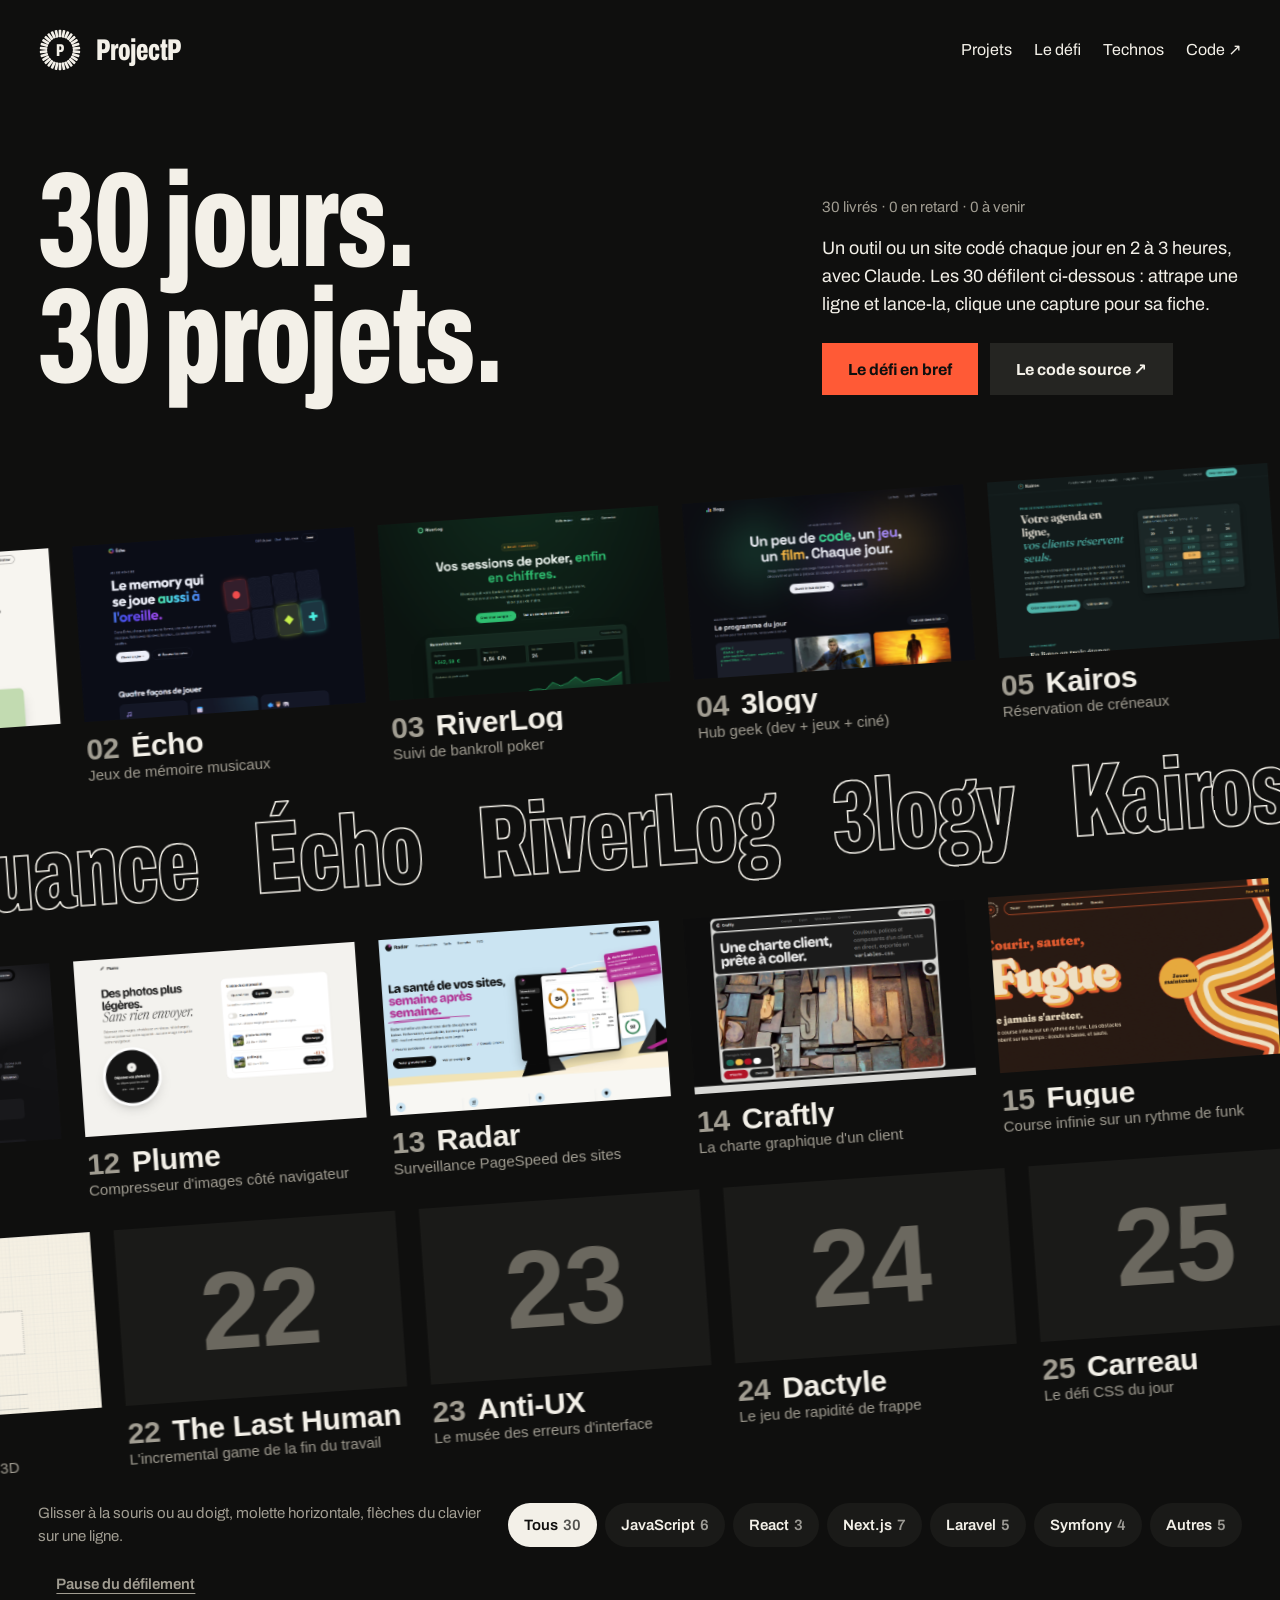
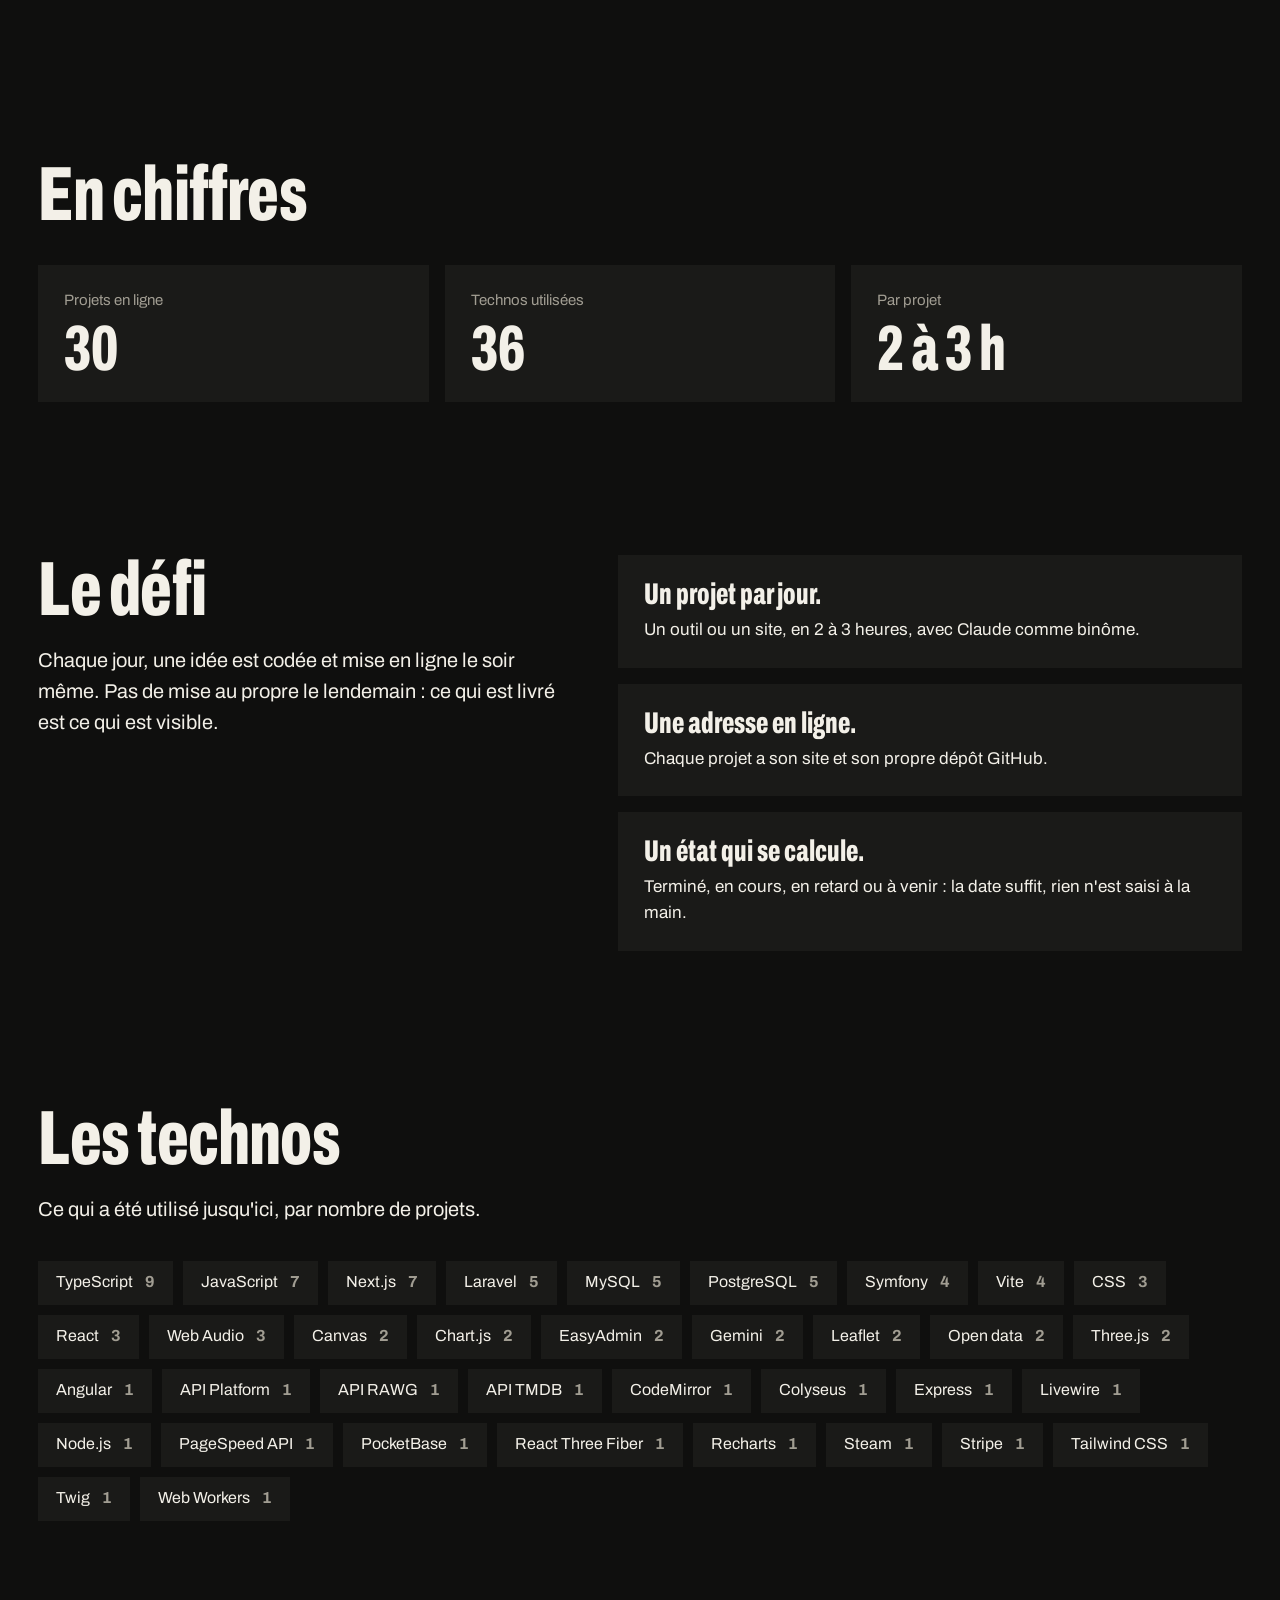
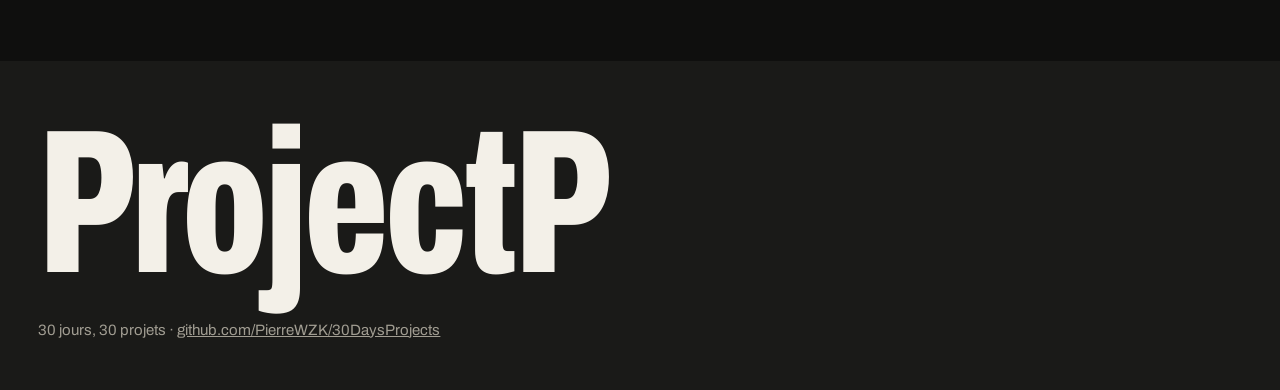
<file: index.html>
<!DOCTYPE html>
<html lang="fr">
<head>
  <meta charset="UTF-8">
  <meta name="viewport" content="width=device-width, initial-scale=1.0">
  <title>ProjectP · 30 jours, 30 projets codés avec Claude</title>
  <meta name="description" content="ProjectP, le défi 30 jours, 30 projets : un outil ou un site codé chaque jour en 2 à 3 heures avec l'aide de Claude, en JavaScript, React, Next.js, Laravel et Symfony.">
  <meta name="theme-color" content="#0f0f0e">
  <meta property="og:type" content="website">
  <meta property="og:locale" content="fr_FR">
  <meta property="og:site_name" content="ProjectP">
  <meta property="og:title" content="ProjectP · 30 jours, 30 projets codés avec Claude">
  <meta property="og:description" content="ProjectP, le défi 30 jours, 30 projets : un outil ou un site codé chaque jour en 2 à 3 heures avec l'aide de Claude.">
  <meta property="og:url" content="https://projectp.fr/">
  <link rel="canonical" href="https://projectp.fr/">
  <meta property="og:image" content="https://projectp.fr/docs/og.png">
  <meta property="og:image:width" content="1200">
  <meta property="og:image:height" content="630">
  <meta property="og:image:alt" content="ProjectP · aperçu du site">
  <meta name="twitter:card" content="summary_large_image">
  <link rel="icon" href="data:image/svg+xml,%3Csvg xmlns='http://www.w3.org/2000/svg' viewBox='0 0 40 40'%3E%3Crect width='40' height='40' rx='8' fill='%230f0f0e'/%3E%3Ctext x='20' y='21' text-anchor='middle' dominant-baseline='central' font-family='Arial Narrow,Arial,sans-serif' font-weight='800' font-size='24' fill='%23f3f0e8'%3EP%3C/text%3E%3C/svg%3E">
  <link rel="preconnect" href="https://fonts.googleapis.com">
  <link rel="preconnect" href="https://fonts.gstatic.com" crossorigin>
  <link href="https://fonts.googleapis.com/css2?family=Archivo:wdth,wght@62..125,400..900&display=swap" rel="stylesheet">
  <!-- ?v= : à changer à chaque mise à jour, sinon le navigateur garde l'ancien fichier en cache -->
  <link rel="stylesheet" href="style.css?v=2026-11-20">
  <script type="application/ld+json">
  {
    "@context": "https://schema.org",
    "@type": "WebSite",
    "name": "ProjectP",
    "alternateName": "30 jours, 30 projets",
    "url": "https://projectp.fr/",
    "inLanguage": "fr",
    "description": "ProjectP, le défi 30 jours, 30 projets : un outil ou un site codé chaque jour en 2 à 3 heures, avec l'aide de Claude.",
    "author": {
      "@type": "Person",
      "name": "PierreWZK",
      "url": "https://github.com/PierreWZK"
    }
  }
  </script>
</head>
<body>
  <a class="skip" href="#mur">Aller aux projets</a>

  <header class="top container">
    <a href="./" class="brand" aria-label="ProjectP, accueil">
      <svg class="gauge" viewBox="0 0 200 200" aria-hidden="true"><g id="gauge-small"></g><text x="100" y="104" text-anchor="middle" dominant-baseline="central" class="gauge-p">P</text></svg>
      <span class="brand-name">ProjectP</span>
    </a>
    <nav class="top-nav" aria-label="Principal">
      <a href="#mur">Projets</a>
      <a href="#defi">Le défi</a>
      <a href="#technos">Technos</a>
      <a href="https://github.com/PierreWZK/30DaysProjects" target="_blank" rel="noopener">Code ↗</a>
    </nav>
  </header>

  <main>
    <section id="mur" class="hero" aria-labelledby="hero-titre">
      <div class="container hero-head">
        <h1 id="hero-titre" class="hero-title">30 jours.<br>30 projets.</h1>
        <div class="hero-side">
          <p class="hero-kicker" id="hero-kicker"></p>
          <p class="hero-lead">Un outil ou un site codé chaque jour en 2 à 3 heures, avec Claude. Les 30 défilent ci-dessous : attrape une ligne et lance-la, clique une capture pour sa fiche.</p>
          <div class="hero-actions">
            <a class="btn btn-main" href="#defi">Le défi en bref</a>
            <a class="btn btn-ghost" href="https://github.com/PierreWZK/30DaysProjects" target="_blank" rel="noopener">Le code source ↗</a>
          </div>
        </div>
      </div>

      <div class="wall-clip">
        <div class="wall">
          <div class="lane" data-from="0" data-to="10" data-dir="-1" data-speed="0.03" tabindex="0" role="region" aria-label="Ligne 1 : jours 1 à 10"><div class="track"></div></div>
          <div class="lane lane-names" data-from="0" data-to="30" data-dir="1" data-speed="0.045" data-names tabindex="0" role="region" aria-label="Les 30 noms"><div class="track"></div></div>
          <div class="lane" data-from="10" data-to="20" data-dir="1" data-speed="0.024" tabindex="0" role="region" aria-label="Ligne 2 : jours 11 à 20"><div class="track"></div></div>
          <div class="lane" data-from="20" data-to="30" data-dir="-1" data-speed="0.034" tabindex="0" role="region" aria-label="Ligne 3 : jours 21 à 30"><div class="track"></div></div>
        </div>
      </div>

      <div class="container wall-tools">
        <p class="wall-hint">Glisser à la souris ou au doigt, molette horizontale, flèches du clavier sur une ligne.</p>
        <div id="filters" class="filters" role="group" aria-label="Filtrer par techno"></div>
        <button id="pause" class="pause" type="button" aria-pressed="false">Pause du défilement</button>
      </div>
    </section>

    <section class="container numbers" aria-labelledby="chiffres-titre">
      <h2 id="chiffres-titre" class="h2">En chiffres</h2>
      <dl class="stats">
        <div><dt>Projets en ligne</dt><dd id="stat-done">0</dd></div>
        <div><dt>Technos utilisées</dt><dd id="stat-techs">0</dd></div>
        <div><dt>Par projet</dt><dd>2 à 3 h</dd></div>
      </dl>
    </section>

    <section id="defi" class="container split" aria-labelledby="defi-titre">
      <div>
        <h2 id="defi-titre" class="h2">Le défi</h2>
        <p class="lead">Chaque jour, une idée est codée et mise en ligne le soir même. Pas de mise au propre le lendemain : ce qui est livré est ce qui est visible.</p>
      </div>
      <ol class="rules">
        <li><strong>Un projet par jour.</strong> Un outil ou un site, en 2 à 3 heures, avec Claude comme binôme.</li>
        <li><strong>Une adresse en ligne.</strong> Chaque projet a son site et son propre dépôt GitHub.</li>
        <li><strong>Un état qui se calcule.</strong> Terminé, en cours, en retard ou à venir : la date suffit, rien n'est saisi à la main.</li>
      </ol>
    </section>

    <section id="technos" class="container" aria-labelledby="technos-titre">
      <h2 id="technos-titre" class="h2">Les technos</h2>
      <p class="lead narrow">Ce qui a été utilisé jusqu'ici, par nombre de projets.</p>
      <ul id="tech-list" class="tech-list"></ul>
    </section>
  </main>

  <footer class="footer container">
    <p class="footer-mark">ProjectP</p>
    <p class="footer-meta">
      30 jours, 30 projets ·
      <a href="https://github.com/PierreWZK/30DaysProjects" target="_blank" rel="noopener">github.com/PierreWZK/30DaysProjects</a>
    </p>
  </footer>

  <dialog id="fiche" aria-labelledby="fiche-titre">
    <div class="sheet" id="fiche-body"></div>
    <form method="dialog" class="sheet-close-form">
      <button class="sheet-close" value="close" aria-label="Fermer la fiche">×</button>
    </form>
  </dialog>

  <script src="projects.js?v=2026-11-20"></script>
  <script>
    const reducedMotion = window.matchMedia('(prefers-reduced-motion: reduce)').matches;
    const DAY_MS = 24 * 60 * 60 * 1000;
    const pad = n => String(n).padStart(2, '0');
    const esc = text => String(text).replace(/[&<>"']/g, c => ({
      '&': '&amp;', '<': '&lt;', '>': '&gt;', '"': '&quot;', "'": '&#39;',
    }[c]));

    // ---------- Statut automatique ----------

    const midnight = date => new Date(date.getFullYear(), date.getMonth(), date.getDate());

    // Jour du défi aujourd'hui : 1 le jour de CHALLENGE_START
    function challengeDay(now = new Date()) {
      const [y, m, d] = CHALLENGE_START.split('-').map(Number);
      return Math.round((midnight(now) - new Date(y, m - 1, d)) / DAY_MS) + 1;
    }

    const today = challengeDay();
    const STATUS_LABELS = { done: 'Terminé', progress: 'En cours de développement', late: 'En retard', todo: 'À venir' };
    const stateOf = p => {
      if (p.status === 'done') return 'done';
      if (p.day === today) return 'progress';
      return p.day < today ? 'late' : 'todo';
    };
    PROJECTS.forEach(p => { p.state = stateOf(p); p.label = p.name || p.title; });

    // Page laissée ouverte : on la recharge à minuit
    const now = new Date();
    setTimeout(() => location.reload(), new Date(now.getFullYear(), now.getMonth(), now.getDate() + 1) - now + 1000);

    // Famille d'un projet = sa première techno (les autres vont dans « Autres »)
    const FAMILIES = ['JavaScript', 'React', 'Next.js', 'Laravel', 'Symfony'];
    const familyOf = p => (FAMILIES.includes(p.stack[0]) ? p.stack[0] : 'Autres');

    const done = PROJECTS.filter(p => p.state === 'done');
    const late = PROJECTS.filter(p => p.state === 'late');
    const todo = PROJECTS.filter(p => p.state === 'todo');

    // ---------- Logo-jauge : un segment par jour ----------

    const SEGMENTS = PROJECTS.map((p, i) =>
      `<rect class="seg is-${p.state}" x="94" y="8" width="12" height="34" rx="3" transform="rotate(${i * 12} 100 100)"></rect>`
    ).join('');
    document.getElementById('gauge-small').innerHTML = SEGMENTS;

    // ---------- Chiffres et intro ----------

    document.getElementById('hero-kicker').textContent =
      `${done.length} livrés · ${late.length} en retard · ${todo.length} à venir`;
    document.getElementById('stat-done').textContent = done.length;
    const techCounts = {};
    done.forEach(p => p.stack.forEach(s => (techCounts[s] = (techCounts[s] || 0) + 1)));
    document.getElementById('stat-techs').textContent = Object.keys(techCounts).length;
    document.getElementById('tech-list').innerHTML = Object.entries(techCounts)
      .sort((a, b) => b[1] - a[1] || a[0].localeCompare(b[0]))
      .map(([name, n]) => `<li class="tech"><span>${esc(name)}</span><span class="tech-n">${n}</span></li>`)
      .join('');

    // ---------- Filtres ----------

    let activeFilter = 'Tous';
    const filterCounts = { Tous: PROJECTS.length };
    PROJECTS.forEach(p => (filterCounts[familyOf(p)] = (filterCounts[familyOf(p)] || 0) + 1));
    document.getElementById('filters').innerHTML = ['Tous', ...FAMILIES, 'Autres']
      .filter(name => filterCounts[name])
      .map(name => `<button class="filter${name === activeFilter ? ' is-on' : ''}" type="button" data-filter="${name}" aria-pressed="${name === activeFilter}">${name} <span>${filterCounts[name]}</span></button>`)
      .join('');

    function setFilter(name) {
      activeFilter = name;
      document.querySelectorAll('.filter').forEach(b => {
        const on = b.dataset.filter === name;
        b.classList.toggle('is-on', on);
        b.setAttribute('aria-pressed', on);
      });
      document.querySelectorAll('.card, .name').forEach(c => {
        c.classList.toggle('dim', name !== 'Tous' && c.dataset.fam !== name);
      });
    }
    document.getElementById('filters').addEventListener('click', e => {
      const b = e.target.closest('.filter');
      if (b) setFilter(b.dataset.filter);
    });

    // ---------- Cartes ----------

    const cardHtml = p => `
      <button class="card is-${p.state}" type="button" data-day="${p.day}" data-fam="${familyOf(p)}"
              aria-label="Jour ${pad(p.day)} · ${esc(p.label)}, ${STATUS_LABELS[p.state]}">
        <span class="pic">
          <span class="pic-num">${pad(p.day)}</span>
          ${p.image ? `<img src="${esc(p.image)}" alt="" loading="lazy" decoding="async" draggable="false">` : ''}
          <svg class="mark" viewBox="0 0 120 90" aria-hidden="true"><path pathLength="1" d="M14 46 C10 20 48 6 80 10 C112 14 120 42 104 62 C90 80 38 84 18 66 C6 54 10 32 34 22"></path></svg>
        </span>
        <span class="cap">
          <span class="cap-day">${pad(p.day)}</span>
          <span class="cap-name">${esc(p.label)}</span>
        </span>
        <span class="cap-title">${esc(p.title)}</span>
      </button>`;

    // ---------- Lignes à défilement libre ----------

    // Ligne des noms : chaque nom ouvre aussi la fiche
    const nameHtml = p => `
      <button class="name is-${p.state}" type="button" data-day="${p.day}" data-fam="${familyOf(p)}"
              aria-label="Jour ${pad(p.day)} · ${esc(p.label)}">${esc(p.label)}</button>`;

    const lanes = [...document.querySelectorAll('.lane')].map(el => ({
      el,
      track: el.querySelector('.track'),
      items: PROJECTS.slice(Number(el.dataset.from), Number(el.dataset.to)),
      names: 'names' in el.dataset,
      dir: Number(el.dataset.dir),     // sens de la dérive automatique
      speed: Number(el.dataset.speed), // pixels par milliseconde
      x: 0, v: 0, w: 0, drag: null,
    }));

    // Trois copies pour que la boucle n'ait pas de bord visible.
    // Seule la première est lue par les lecteurs d'écran et atteinte au clavier.
    lanes.forEach(L => {
      const copy = L.items.map(L.names ? nameHtml : cardHtml).join('');
      L.track.innerHTML = copy + copy + copy;
      [...L.track.children].slice(L.items.length).forEach(c => {
        c.setAttribute('aria-hidden', 'true');
        c.tabIndex = -1;
      });
    });

    let drifting = !reducedMotion;
    let suppressClick = false;

    function measure() {
      lanes.forEach(L => {
        const kids = L.track.children;
        if (kids.length > L.items.length) {
          L.w = kids[L.items.length].offsetLeft - kids[0].offsetLeft;
        }
      });
    }

    // Garde la position dans une boucle : x reste entre -w et 0
    function wrap(L) {
      if (!L.w) return;
      L.x = ((L.x % L.w) + L.w) % L.w - L.w;
    }

    lanes.forEach(L => {
      // Glisser : la ligne suit le doigt ou la souris, et garde l'élan au lâcher
      L.el.addEventListener('pointerdown', e => {
        if (e.button !== 0) return;
        suppressClick = false;
        L.drag = { id: e.pointerId, lx: e.clientX, t: e.timeStamp, moved: 0, samples: [] };
        L.v = 0;
        L.el.classList.add('is-grabbing');

        const move = ev => {
          if (!L.drag || ev.pointerId !== L.drag.id) return;
          const dx = ev.clientX - L.drag.lx;
          L.drag.lx = ev.clientX;
          L.drag.moved += Math.abs(dx);
          L.x += dx;
          const dt = Math.max(ev.timeStamp - L.drag.t, 1);
          L.drag.t = ev.timeStamp;
          L.drag.samples.push(dx / dt);
          if (L.drag.samples.length > 5) L.drag.samples.shift();
        };
        const up = () => {
          if (!L.drag) return;
          const s = L.drag.samples;
          const avg = s.length ? s.reduce((a, b) => a + b, 0) / s.length : 0;
          L.v = Math.max(-2.5, Math.min(2.5, avg));
          if (L.drag.moved > 6) suppressClick = true; // ce n'était pas un clic
          L.drag = null;
          L.el.classList.remove('is-grabbing');
          window.removeEventListener('pointermove', move);
          window.removeEventListener('pointerup', up);
          window.removeEventListener('pointercancel', up);
        };
        window.addEventListener('pointermove', move);
        window.addEventListener('pointerup', up);
        window.addEventListener('pointercancel', up);
      });

      // Molette horizontale (trackpad) : la ligne suit, la verticale fait défiler la page
      L.el.addEventListener('wheel', e => {
        if (Math.abs(e.deltaX) > Math.abs(e.deltaY)) {
          e.preventDefault();
          L.v = 0;
          L.x -= e.deltaX;
        }
      }, { passive: false });

      // Clavier : flèches gauche et droite donnent une impulsion
      L.el.addEventListener('keydown', e => {
        if (e.key === 'ArrowRight') { L.v -= 1.2; e.preventDefault(); }
        if (e.key === 'ArrowLeft') { L.v += 1.2; e.preventDefault(); }
      });
    });

    // Un glissé ne doit pas ouvrir de fiche
    document.addEventListener('click', e => {
      if (!suppressClick) return;
      suppressClick = false;
      e.preventDefault();
      e.stopPropagation();
    }, true);

    // Boucle d'animation : élan qui s'éteint, dérive lente, boucle
    let last = performance.now();
    function frame(t) {
      const dt = Math.min(t - last, 64);
      last = t;
      lanes.forEach(L => {
        if (!L.drag) {
          if (Math.abs(L.v) > 0.005) {
            L.x += L.v * dt;
            L.v *= Math.pow(0.92, dt / 16);
          } else {
            L.v = 0;
          }
          if (drifting) L.x += L.dir * L.speed * dt;
        }
        wrap(L);
        L.track.style.transform = `translate3d(${L.x.toFixed(2)}px, 0, 0)`;
      });
      requestAnimationFrame(frame);
    }

    // Pause du défilement automatique (le glissé reste possible)
    const pauseBtn = document.getElementById('pause');
    function setDrift(on) {
      drifting = on;
      pauseBtn.setAttribute('aria-pressed', !on);
      pauseBtn.textContent = on ? 'Pause du défilement' : 'Reprendre le défilement';
    }
    pauseBtn.addEventListener('click', () => setDrift(!drifting));
    if (reducedMotion) setDrift(false);

    // ---------- Fiche projet ----------

    const fiche = document.getElementById('fiche');
    const ficheBody = document.getElementById('fiche-body');

    function openFiche(p) {
      const img = p.image
        ? `<img class="sheet-img" src="${esc(p.image)}" alt="Aperçu de ${esc(p.label)}">`
        : `<div class="sheet-img sheet-empty"><span>${pad(p.day)}</span></div>`;
      const link = p.url && p.state !== 'todo'
        ? `<a class="btn btn-main" href="${esc(p.url)}" target="_blank" rel="noopener">Voir le site ↗</a>`
        : '';
      const repo = p.repo
        ? `<a class="btn btn-ghost" href="${esc(p.repo)}" target="_blank" rel="noopener">Le code ↗</a>`
        : '';
      ficheBody.innerHTML = `
        ${img}
        <div class="sheet-text">
          <p class="sheet-meta"><span class="sheet-day is-${p.state}">Jour ${pad(p.day)}</span> · ${STATUS_LABELS[p.state]}</p>
          <h2 id="fiche-titre" class="sheet-title">${esc(p.label)}</h2>
          <p class="sheet-sub">${esc(p.title)}</p>
          ${p.description ? `<p class="sheet-desc">${esc(p.description)}</p>` : ''}
          <ul class="sheet-stack" aria-label="Technos">${p.stack.map(s => `<li>${esc(s)}</li>`).join('')}</ul>
          <div class="sheet-actions">${link}${repo}</div>
        </div>`;
      fiche.showModal();
    }

    document.getElementById('mur').addEventListener('click', e => {
      const card = e.target.closest('.card, .name');
      if (!card) return;
      openFiche(PROJECTS[Number(card.dataset.day) - 1]);
    });
    // Un clic sur le fond (hors de la feuille) ferme la fiche
    fiche.addEventListener('click', e => { if (e.target === fiche) fiche.close(); });

    // ---------- Démarrage ----------

    setFilter(activeFilter);
    const ro = new ResizeObserver(measure);
    lanes.forEach(L => ro.observe(L.track));
    measure();
    requestAnimationFrame(() => { measure(); requestAnimationFrame(frame); });
  </script>
</body>
</html>
</file>
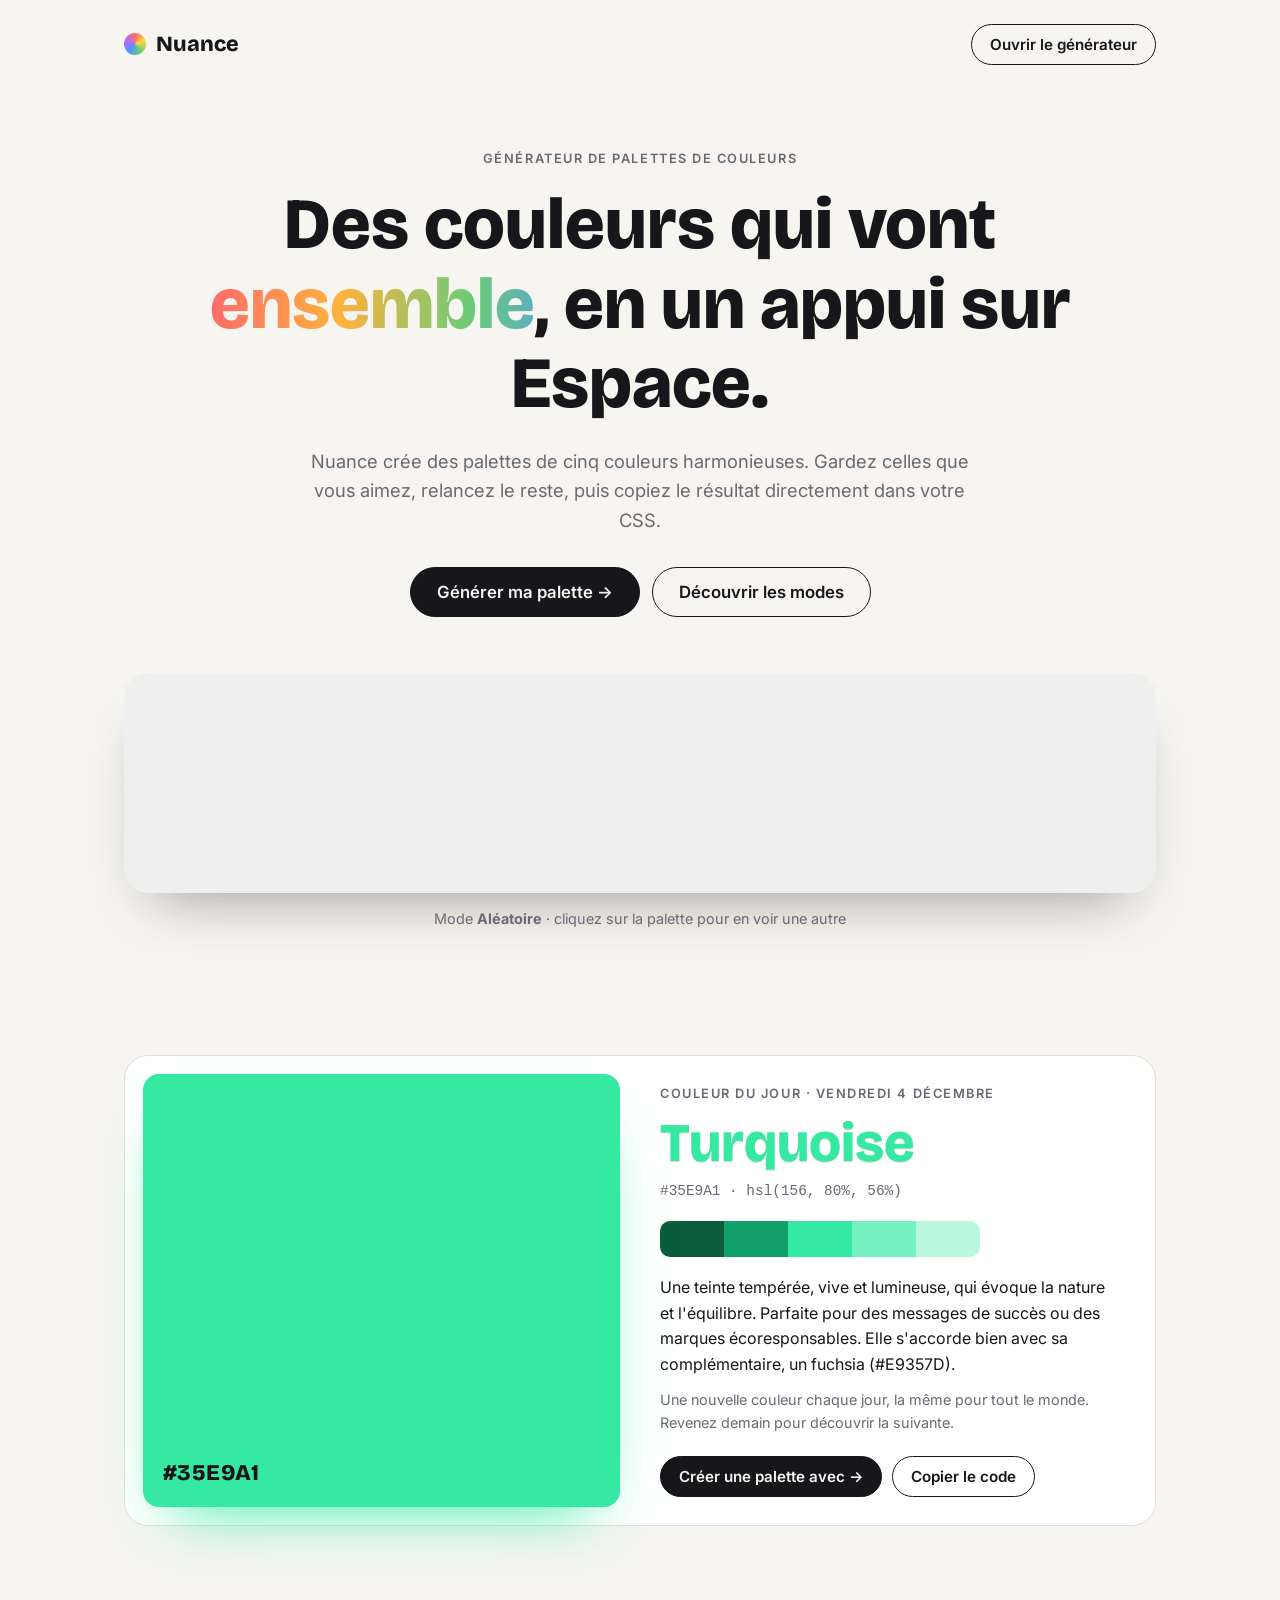
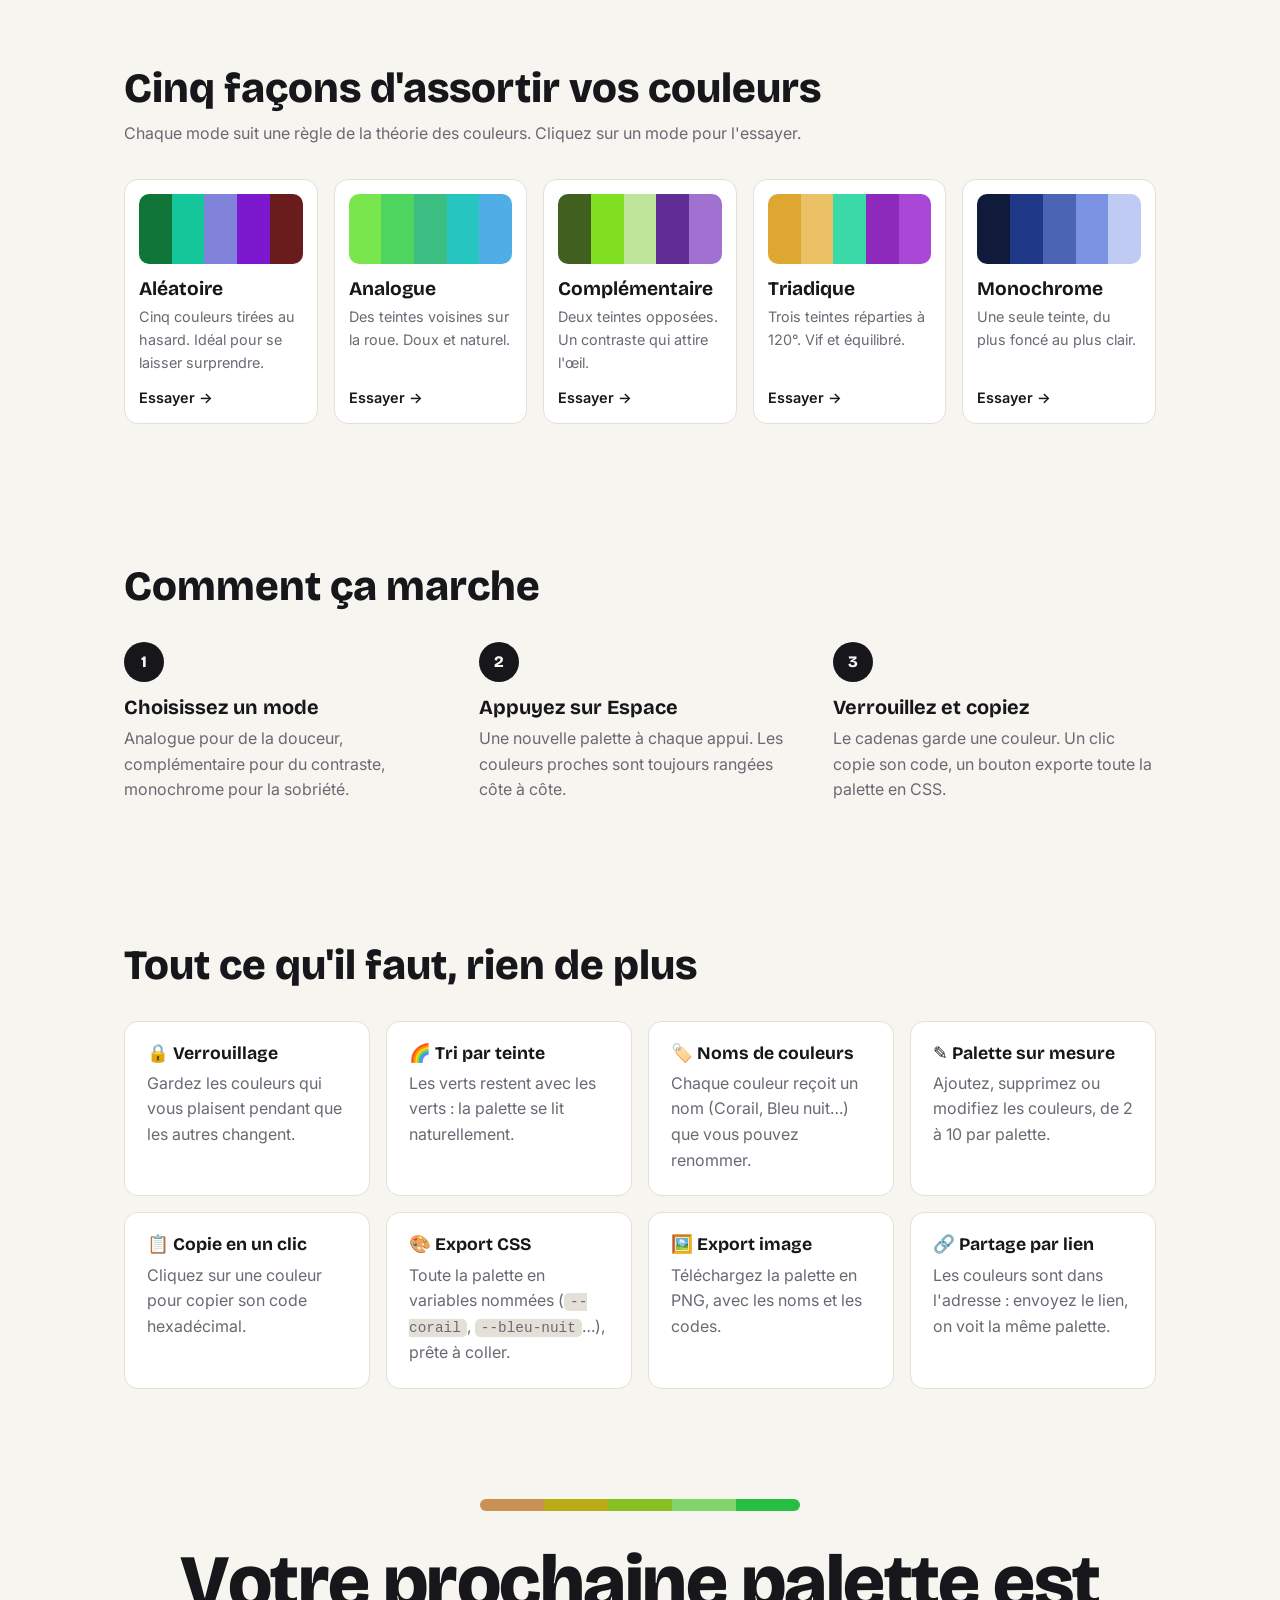
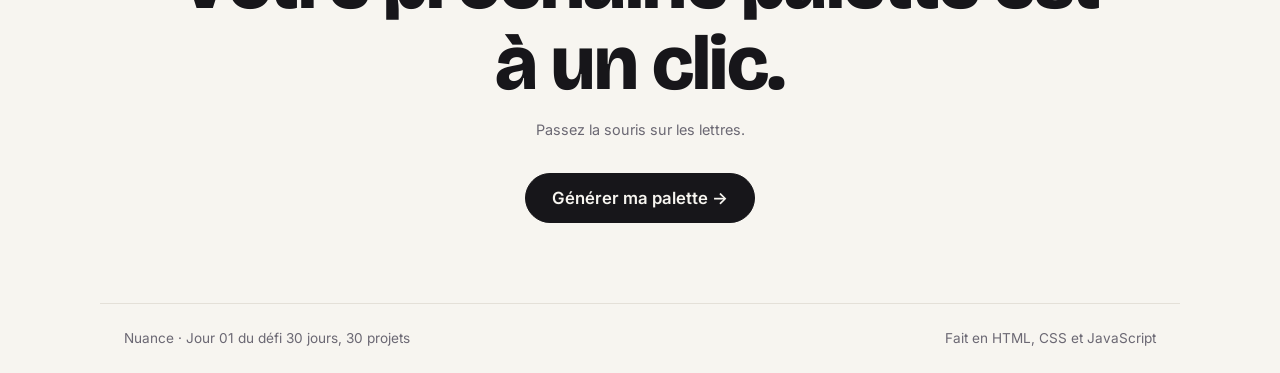
<file: day-01-palette-generator/index.html>
<!DOCTYPE html>
<html lang="fr">
<head>
  <meta charset="UTF-8">
  <meta name="viewport" content="width=device-width, initial-scale=1.0">
  <title>Nuance · Générateur de palettes</title>
  <link rel="preconnect" href="https://fonts.googleapis.com">
  <link rel="preconnect" href="https://fonts.gstatic.com" crossorigin>
  <link href="https://fonts.googleapis.com/css2?family=Bricolage+Grotesque:opsz,wght@12..96,600;12..96,800&family=Inter:wght@400;500;600&display=swap" rel="stylesheet">
  <link rel="stylesheet" href="style.css">
</head>
<body class="landing">
  <header class="nav container">
    <a href="index.html" class="logo"><span class="logo-dots"></span>Nuance</a>
    <a href="generator.html" class="btn btn-ghost">Ouvrir le générateur</a>
  </header>

  <!-- Hero -->
  <section class="hero container">
    <p class="eyebrow">Générateur de palettes de couleurs</p>
    <h1>Des couleurs qui vont <em>ensemble</em>, en un appui sur Espace.</h1>
    <p class="lead">
      Nuance crée des palettes de cinq couleurs harmonieuses. Gardez celles que vous aimez,
      relancez le reste, puis copiez le résultat directement dans votre CSS.
    </p>
    <div class="hero-actions">
      <a href="generator.html" class="btn btn-primary btn-lg">Générer ma palette →</a>
      <a href="#modes" class="btn btn-ghost btn-lg">Découvrir les modes</a>
    </div>

    <button id="hero-palette" class="hero-palette" aria-label="Changer la palette d'exemple"></button>
    <p class="hero-caption">Mode <strong id="hero-mode">Aléatoire</strong> · cliquez sur la palette pour en voir une autre</p>
  </section>

  <!-- Couleur du jour -->
  <section class="section container">
    <div id="daily" class="daily">
      <div class="daily-swatch">
        <span id="daily-hex" class="daily-swatch-hex"></span>
      </div>
      <div class="daily-info">
        <p class="eyebrow">Couleur du jour · <span id="daily-date"></span></p>
        <h2 id="daily-name"></h2>
        <p id="daily-hsl" class="daily-hsl"></p>
        <div id="daily-shades" class="daily-shades" aria-label="Nuances de la couleur du jour"></div>
        <p id="daily-desc" class="daily-desc"></p>
        <p class="daily-text">Une nouvelle couleur chaque jour, la même pour tout le monde. Revenez demain pour découvrir la suivante.</p>
        <div class="daily-actions">
          <a id="daily-link" href="generator.html" class="btn btn-primary">Créer une palette avec →</a>
          <button id="daily-copy" class="btn btn-ghost">Copier le code</button>
        </div>
      </div>
    </div>
  </section>

  <!-- Modes -->
  <section id="modes" class="section container">
    <h2>Cinq façons d'assortir vos couleurs</h2>
    <p class="section-lead">Chaque mode suit une règle de la théorie des couleurs. Cliquez sur un mode pour l'essayer.</p>
    <div id="mode-cards" class="mode-cards"></div>
  </section>

  <!-- Comment ça marche -->
  <section class="section container">
    <h2>Comment ça marche</h2>
    <ol class="steps">
      <li>
        <span class="step-number">1</span>
        <h3>Choisissez un mode</h3>
        <p>Analogue pour de la douceur, complémentaire pour du contraste, monochrome pour la sobriété.</p>
      </li>
      <li>
        <span class="step-number">2</span>
        <h3>Appuyez sur Espace</h3>
        <p>Une nouvelle palette à chaque appui. Les couleurs proches sont toujours rangées côte à côte.</p>
      </li>
      <li>
        <span class="step-number">3</span>
        <h3>Verrouillez et copiez</h3>
        <p>Le cadenas garde une couleur. Un clic copie son code, un bouton exporte toute la palette en CSS.</p>
      </li>
    </ol>
  </section>

  <!-- Fonctionnalités -->
  <section class="section container">
    <h2>Tout ce qu'il faut, rien de plus</h2>
    <div class="features">
      <div class="feature">
        <h3>🔒 Verrouillage</h3>
        <p>Gardez les couleurs qui vous plaisent pendant que les autres changent.</p>
      </div>
      <div class="feature">
        <h3>🌈 Tri par teinte</h3>
        <p>Les verts restent avec les verts : la palette se lit naturellement.</p>
      </div>
      <div class="feature">
        <h3>🏷️ Noms de couleurs</h3>
        <p>Chaque couleur reçoit un nom (Corail, Bleu nuit…) que vous pouvez renommer.</p>
      </div>
      <div class="feature">
        <h3>✎ Palette sur mesure</h3>
        <p>Ajoutez, supprimez ou modifiez les couleurs, de 2 à 10 par palette.</p>
      </div>
      <div class="feature">
        <h3>📋 Copie en un clic</h3>
        <p>Cliquez sur une couleur pour copier son code hexadécimal.</p>
      </div>
      <div class="feature">
        <h3>🎨 Export CSS</h3>
        <p>Toute la palette en variables nommées (<code>--corail</code>, <code>--bleu-nuit</code>…), prête à coller.</p>
      </div>
      <div class="feature">
        <h3>🖼️ Export image</h3>
        <p>Téléchargez la palette en PNG, avec les noms et les codes.</p>
      </div>
      <div class="feature">
        <h3>🔗 Partage par lien</h3>
        <p>Les couleurs sont dans l'adresse : envoyez le lien, on voit la même palette.</p>
      </div>
    </div>
  </section>

  <!-- Call to action final -->
  <section class="cta container">
    <div id="cta-band" class="cta-band"></div>
    <h2 id="cta-title" class="cta-title">Votre prochaine palette est à un clic.</h2>
    <p class="cta-hint">Passez la souris sur les lettres.</p>
    <a href="generator.html" class="btn btn-primary btn-lg">Générer ma palette →</a>
  </section>

  <footer class="footer container">
    <span>Nuance · Jour 01 du défi 30 jours, 30 projets</span>
    <span>Fait en HTML, CSS et JavaScript</span>
  </footer>

  <script src="palette.js"></script>
  <script src="landing.js"></script>
</body>
</html>
</file>
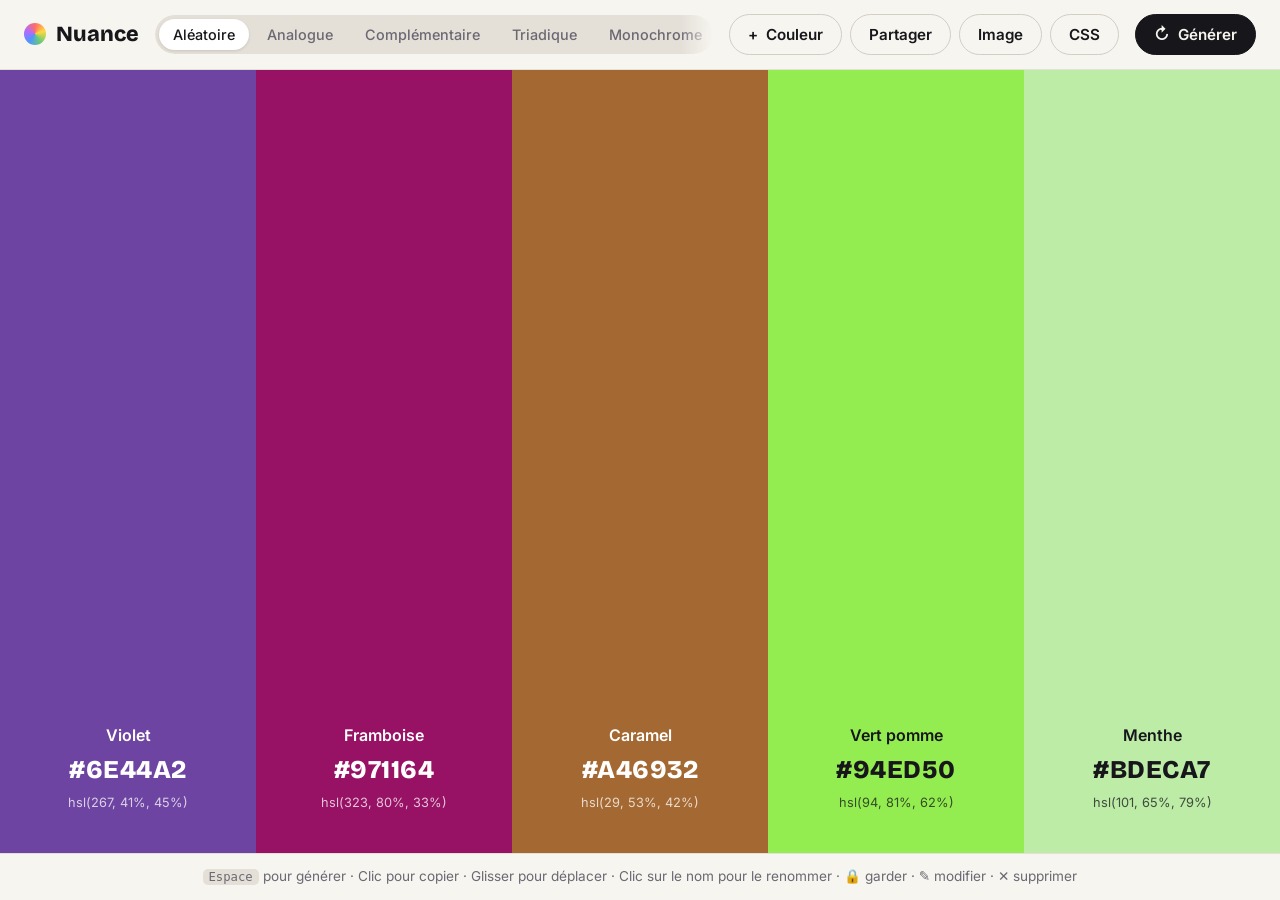
<file: day-01-palette-generator/generator.html>
<!DOCTYPE html>
<html lang="fr">
<head>
  <meta charset="UTF-8">
  <meta name="viewport" content="width=device-width, initial-scale=1.0, viewport-fit=cover">
  <title>Générateur · Nuance</title>
  <link rel="preconnect" href="https://fonts.googleapis.com">
  <link rel="preconnect" href="https://fonts.gstatic.com" crossorigin>
  <link href="https://fonts.googleapis.com/css2?family=Bricolage+Grotesque:opsz,wght@12..96,600;12..96,800&family=Inter:wght@400;500;600&display=swap" rel="stylesheet">
  <link rel="stylesheet" href="style.css">
</head>
<body class="app">
  <header class="topbar">
    <a href="index.html" class="logo"><span class="logo-dots"></span>Nuance</a>

    <nav id="modes" class="modes" aria-label="Mode de palette"></nav>

    <div class="actions">
      <!-- Outils : en ligne sur grand écran, dans un menu déroulant sinon -->
      <div id="menu" class="menu">
        <button id="menu-toggle" class="btn btn-ghost menu-toggle" aria-expanded="false" aria-controls="toolbar">
          <span aria-hidden="true">⋯</span> Outils
        </button>
        <div id="toolbar" class="toolbar">
          <button id="add" class="btn btn-ghost" title="Ajouter une couleur">
            <span class="ico" aria-hidden="true">+</span><span class="label-short">Couleur</span><span class="label-long">Ajouter une couleur</span>
          </button>
          <button id="share" class="btn btn-ghost" title="Copier un lien vers cette palette">
            <span class="ico" aria-hidden="true">🔗</span><span class="label-short">Partager</span><span class="label-long">Copier le lien de partage</span>
          </button>
          <button id="image" class="btn btn-ghost" title="Télécharger la palette en PNG">
            <span class="ico" aria-hidden="true">🖼️</span><span class="label-short">Image</span><span class="label-long">Télécharger en image</span>
          </button>
          <button id="export" class="btn btn-ghost" title="Copier les variables CSS">
            <span class="ico" aria-hidden="true">{ }</span><span class="label-short">CSS</span><span class="label-long">Copier les variables CSS</span>
          </button>
        </div>
      </div>
      <button id="generate" class="btn btn-primary btn-generate"><span aria-hidden="true">↻</span> Générer</button>
    </div>
  </header>

  <main id="palette" class="palette"></main>

  <footer class="hint">
    <kbd>Espace</kbd> pour générer · Clic pour copier · Glisser pour déplacer · Clic sur le nom pour le renommer · 🔒 garder · ✎ modifier · ✕ supprimer
  </footer>

  <div id="toast" class="toast" role="status"></div>

  <script src="palette.js"></script>
  <script src="script.js"></script>
</body>
</html>
</file>
<file: style.css>
/* ==========================================================================
   ProjectP · charte « Planche-contact »
   Fond de pellicule, papier pour le texte, un seul rouge crayon.
   ========================================================================== */

:root {
  --bg: #0f0f0e;        /* pellicule */
  --surf: #1a1a18;      /* planche */
  --surf-2: #252522;    /* tirage levé */
  --paper: #f3f0e8;     /* texte */
  --grey: #a19d92;      /* texte secondaire */
  --red: #ff5a36;       /* crayon gras : action, jour en cours */
  --font: 'Archivo', system-ui, sans-serif;
  --gutter: clamp(16px, 3vw, 40px);
  --card-w: clamp(240px, 22vw, 330px);
}

* { box-sizing: border-box; }

html { scroll-behavior: smooth; }

body {
  margin: 0;
  background: var(--bg);
  color: var(--paper);
  font-family: var(--font);
  font-size: 18px;
  line-height: 1.55;
  overflow-x: hidden;
}

h1, h2, h3, p { margin: 0; }
ul, ol { margin: 0; padding: 0; list-style: none; }
a { color: inherit; }
a:hover { color: var(--red); }

:focus-visible { outline: 3px solid var(--red); outline-offset: 3px; }

.container {
  max-width: 1320px;
  margin: 0 auto;
  padding-inline: var(--gutter);
}

/* Titres : étroits et gras, une seule ligne pour les longs noms */
.h1, .h2, .hero-title, .brand-name, .cap-name, .cap-day, .sheet-title, .footer-mark, .pic-num {
  font-stretch: 62%;
  font-weight: 800;
  letter-spacing: -0.01em;
  line-height: 0.9;
}

.h2 {
  font-size: clamp(48px, 6vw, 88px);
}

.lead {
  font-size: 20px;
  max-width: 620px;
}
.lead.narrow { max-width: 560px; }
.h2 + .lead { margin-top: 20px; }

.skip {
  position: absolute;
  left: -999px;
  top: 8px;
  padding: 10px 14px;
  background: var(--paper);
  color: var(--bg);
}
.skip:focus { left: 8px; z-index: 10; }
.skip:hover { color: var(--bg); } /* le rouge sur papier tombe à 2,7:1 */

/* ---------- En-tête ---------- */

.top {
  display: flex;
  align-items: center;
  justify-content: space-between;
  gap: 16px;
  padding-block: 28px;
}

.brand {
  display: flex;
  align-items: center;
  gap: 14px;
  text-decoration: none;
}

.gauge {
  width: 44px;
  height: 44px;
  flex: none;
}
.gauge-p {
  font-family: var(--font);
  font-stretch: 62%;
  font-weight: 800;
  font-size: 78px;
  fill: var(--paper);
}

.brand-name { font-size: 30px; }

.top-nav {
  display: flex;
  flex-wrap: wrap;
  gap: 8px 22px;
  font-size: 16px;
}
.top-nav a { text-decoration: none; }

/* Le logo-jauge : un segment par jour */
.seg { fill: var(--surf-2); }
.seg.is-done { fill: var(--paper); }
.seg.is-progress { fill: var(--red); animation: blink 1.6s ease-in-out infinite; }

@keyframes blink { 50% { opacity: 0.25; } }

/* ---------- Accueil ---------- */

.hero {
  padding-block: clamp(32px, 5vw, 64px) clamp(96px, 12vw, 160px);
  overflow: hidden;
}

.hero-head {
  display: flex;
  flex-wrap: wrap;
  justify-content: space-between;
  align-items: flex-end;
  gap: 32px 56px;
}

.hero-title {
  flex: 1 1 560px;
  font-size: clamp(68px, 10.5vw, 168px);
  line-height: 0.86;
  animation: rise 0.9s cubic-bezier(0.2, 0.8, 0.2, 1) both;
}

.hero-side {
  flex: 0 1 420px;
  animation: rise 0.9s cubic-bezier(0.2, 0.8, 0.2, 1) 0.15s both;
}

.hero-kicker {
  font-size: 15px;
  color: var(--grey);
  margin-bottom: 16px;
}

.hero-lead {
  font-size: 18px;
}

.hero-actions {
  display: flex;
  flex-wrap: wrap;
  gap: 12px;
  margin-top: 24px;
}

.btn {
  display: inline-flex;
  align-items: center;
  min-height: 52px;
  padding: 0 26px;
  font: 700 16px var(--font);
  text-decoration: none;
  transition: transform 0.2s cubic-bezier(0.2, 0.8, 0.2, 1), background 0.2s, color 0.2s;
}
.btn:active { transform: scale(0.97); }
.btn-main { background: var(--red); color: var(--bg); }
.btn-main:hover { color: var(--bg); transform: translateY(-2px); }
.btn-ghost { background: var(--surf-2); color: var(--paper); }
.btn-ghost:hover { background: #30302c; color: var(--paper); }

.numbers {
  padding-bottom: clamp(96px, 12vw, 160px);
}

.stats {
  display: flex;
  flex-wrap: wrap;
  gap: 16px;
  margin: 36px 0 0;
}
.stats > div {
  flex: 1 1 200px;
  background: var(--surf);
  padding: 24px 26px;
}
.stats dt {
  font-size: 15px;
  color: var(--grey);
}
.stats dd {
  margin: 8px 0 0;
  font-stretch: 62%;
  font-weight: 800;
  font-size: 64px;
  line-height: 0.9;
}

/* ---------- Mur ---------- */

/* Le mur incliné, comme une planche posée de biais */
.wall-clip {
  overflow: hidden;
  margin-top: clamp(24px, 4vw, 56px);
}

.wall {
  width: 130%;
  margin-left: -15%;
  transform: rotate(-4deg);
  display: flex;
  flex-direction: column;
  gap: 6px;
  padding-block: 48px;
}

.wall-tools {
  display: flex;
  flex-wrap: wrap;
  align-items: center;
  justify-content: space-between;
  gap: 14px 24px;
  margin-top: 8px;
}

.wall-hint {
  flex: 1 1 280px;
  font-size: 15px;
  color: var(--grey);
}

.filters {
  display: flex;
  flex-wrap: wrap;
  gap: 8px;
}

.filter {
  min-height: 44px;
  padding: 0 16px;
  border: 0;
  border-radius: 999px;
  background: var(--surf);
  color: var(--paper);
  font: 600 15px var(--font);
  cursor: pointer;
  transition: background 0.25s, color 0.25s;
}
.filter span { opacity: 0.6; margin-left: 2px; }
.filter:hover { background: var(--surf-2); }
.filter.is-on { background: var(--paper); color: var(--bg); }
.filter.is-on span { opacity: 0.7; }

.pause {
  min-height: 44px;
  padding: 0 18px;
  border: 0;
  background: none;
  color: var(--grey);
  font: 600 15px var(--font);
  text-decoration: underline;
  text-underline-offset: 4px;
  cursor: pointer;
}
.pause:hover { color: var(--paper); }

.lane {
  cursor: grab;
  touch-action: pan-y;
  user-select: none;
  padding-block: 14px;
  animation: enter 1.3s cubic-bezier(0.2, 0.8, 0.2, 1) both;
}
.lane:nth-child(2) { animation-delay: 0.12s; }
.lane:nth-child(3) { animation-delay: 0.24s; }
.lane:nth-child(4) { animation-delay: 0.36s; }
.lane.is-grabbing { cursor: grabbing; }
.lane:focus-visible { outline-offset: -3px; }

@keyframes enter {
  from { opacity: 0; translate: 160px 0; }
  to { opacity: 1; translate: 0 0; }
}

/* Ligne des noms : grandes lettres au trait, pleines au survol */
.lane-names .track { gap: 0; }
.name {
  flex: none;
  padding: 0 28px;
  border: 0;
  background: none;
  font-family: var(--font);
  font-stretch: 62%;
  font-weight: 800;
  font-size: clamp(56px, 8vw, 124px);
  line-height: 1.05;
  letter-spacing: -0.01em;
  white-space: nowrap;
  color: transparent;
  -webkit-text-stroke: 1.5px var(--paper);
  cursor: pointer;
  transition: color 0.3s, -webkit-text-stroke-color 0.3s, opacity 0.35s;
}
.name:hover,
.name:focus-visible { color: var(--red); -webkit-text-stroke-color: var(--red); }
.name.dim { opacity: 0.18; }

.track {
  display: flex;
  gap: 24px;
  width: max-content;
  padding-inline: var(--gutter);
  will-change: transform;
}

/* ---------- Carte ---------- */

.card {
  position: relative;
  flex: none;
  width: var(--card-w);
  padding: 0;
  border: 0;
  background: none;
  color: var(--paper);
  text-align: left;
  cursor: pointer;
  transition: opacity 0.35s, filter 0.35s, transform 0.45s cubic-bezier(0.2, 0.8, 0.2, 1);
}
.card:hover { transform: translateY(-6px); }
.card.dim { opacity: 0.18; filter: grayscale(1); }

.pic {
  position: relative;
  display: block;
  aspect-ratio: 16 / 10;
  background: var(--surf);
  overflow: visible;
}

.pic-num {
  position: absolute;
  inset: 0;
  display: flex;
  align-items: center;
  justify-content: center;
  font-size: 110px;
  color: #6b685f; /* 3:1 sur la planche : contraste du grand texte */
  z-index: 0;
}

.pic img {
  position: absolute;
  inset: 0;
  width: 100%;
  height: 100%;
  object-fit: cover;
  display: block;
  z-index: 1;
  transition: transform 0.8s cubic-bezier(0.2, 0.8, 0.2, 1);
  pointer-events: none;
}
.card:hover .pic img { transform: scale(1.05); }

/* Le coup de crayon : un trait rouge entoure la capture au survol */
.mark {
  position: absolute;
  left: -12px;
  top: -14px;
  width: calc(100% + 24px);
  height: calc(100% + 26px);
  z-index: 2;
  overflow: visible;
  pointer-events: none;
}
.mark path {
  fill: none;
  stroke: var(--red);
  stroke-width: 3.5;
  stroke-linecap: round;
  stroke-dasharray: 1;
  stroke-dashoffset: 1;
  opacity: 0; /* sinon le bout arrondi laisse un point rouge au repos */
  transition: stroke-dashoffset 0.7s cubic-bezier(0.65, 0, 0.35, 1), opacity 0.1s 0.6s;
}
.card:hover .mark path,
.card:focus-visible .mark path {
  stroke-dashoffset: 0;
  opacity: 1;
  transition: stroke-dashoffset 0.7s cubic-bezier(0.65, 0, 0.35, 1), opacity 0s;
}

.cap {
  display: flex;
  align-items: baseline;
  gap: 12px;
  padding-top: 14px;
  min-width: 0;
}
.cap-day {
  font-size: 30px;
  color: var(--grey);
}
.card.is-progress .cap-day { color: var(--red); }
.cap-name {
  font-size: 30px;
  white-space: nowrap;
  overflow: hidden;
  text-overflow: ellipsis;
}
.cap-title {
  display: block;
  margin-top: 4px;
  font-size: 15px;
  color: var(--grey);
  white-space: nowrap;
  overflow: hidden;
  text-overflow: ellipsis;
}

/* ---------- Sections du bas ---------- */

.split {
  display: flex;
  flex-wrap: wrap;
  gap: 56px;
  justify-content: space-between;
  padding-block: 0 clamp(96px, 12vw, 160px);
}
.split > div { flex: 1 1 380px; }

.rules {
  flex: 1 1 480px;
  display: flex;
  flex-direction: column;
  gap: 16px;
  counter-reset: none;
}
.rules li {
  background: var(--surf);
  padding: 24px 26px;
  font-size: 17px;
}
.rules strong {
  display: block;
  font-stretch: 62%;
  font-weight: 800;
  font-size: 30px;
  line-height: 1;
  margin-bottom: 8px;
}

#technos {
  padding-bottom: clamp(96px, 12vw, 140px);
}
.tech-list {
  display: flex;
  flex-wrap: wrap;
  gap: 10px;
  margin-top: 36px;
}
.tech {
  display: flex;
  align-items: center;
  gap: 12px;
  min-height: 44px;
  padding: 0 18px;
  background: var(--surf);
  font-size: 16px;
}
.tech-n {
  font-weight: 700;
  color: var(--grey);
  font-variant-numeric: tabular-nums;
}

/* ---------- Pied ---------- */

.footer {
  padding-block: 56px 48px;
  background: var(--surf);
  margin-bottom: 0;
}
.footer-mark {
  font-size: clamp(72px, 16vw, 232px);
  line-height: 0.85;
  letter-spacing: -0.02em;
}
.footer-meta {
  margin-top: 28px;
  color: var(--grey);
  font-size: 15px;
}

/* ---------- Fiche ---------- */

dialog {
  position: fixed;
  inset: 0;
  margin: auto;
  width: min(940px, calc(100vw - 32px));
  max-height: calc(100vh - 32px);
  padding: 0;
  border: 0;
  background: var(--surf);
  color: var(--paper);
  overflow: auto;
}
dialog::backdrop { background: rgba(15, 15, 14, 0.8); }
dialog[open] .sheet { animation: rise 0.5s cubic-bezier(0.2, 0.8, 0.2, 1) both; }

.sheet {
  display: grid;
  grid-template-columns: 1fr;
}
@media (min-width: 720px) {
  .sheet { grid-template-columns: 1.1fr 1fr; }
}

.sheet-img {
  display: block;
  width: 100%;
  aspect-ratio: 16 / 10;
  object-fit: cover;
  background: var(--surf-2);
}
.sheet-empty {
  display: flex;
  align-items: center;
  justify-content: center;
  font-size: 140px;
  font-stretch: 62%;
  font-weight: 800;
  color: var(--grey);
}

.sheet-text {
  display: flex;
  flex-direction: column;
  gap: 16px;
  padding: 32px 28px 36px;
}
.sheet-meta { font-size: 15px; color: var(--grey); }
.sheet-day.is-progress { color: var(--red); }
.sheet-title { font-size: clamp(44px, 6vw, 64px); }
.sheet-sub { font-size: 19px; }
.sheet-desc { font-size: 17px; }
.sheet-stack {
  display: flex;
  flex-wrap: wrap;
  gap: 8px;
}
.sheet-stack li {
  padding: 4px 12px;
  background: var(--surf-2);
  font-size: 14px;
}
.sheet-actions {
  display: flex;
  flex-wrap: wrap;
  gap: 12px;
  margin-top: 8px;
}

.sheet-close-form {
  position: absolute;
  top: 12px;
  right: 12px;
  margin: 0;
}
.sheet-close {
  width: 44px;
  height: 44px;
  border: 0;
  border-radius: 999px;
  background: rgba(15, 15, 14, 0.85);
  color: var(--paper);
  font: 400 26px/1 var(--font);
  cursor: pointer;
}
.sheet-close:hover { background: var(--surf-2); }

@keyframes rise {
  from { opacity: 0; transform: translateY(20px); }
  to { opacity: 1; transform: none; }
}

/* ---------- Téléphone ---------- */

/* Sur téléphone : une seule chose à la fois, rien qui déborde, tout à portée de pouce */
@media (max-width: 640px) {
  body { font-size: 17px; }
  .lead { font-size: 18px; }
  .h2 { font-size: 48px; }

  /* En-tête : le logo et le lien vers le code, les sections se trouvent en défilant */
  .top { padding-block: 20px; }
  .brand-name { font-size: 26px; }
  .gauge { width: 38px; height: 38px; }
  .top-nav a:not(:last-child) { display: none; }

  .hero { padding-block: 24px 80px; }
  .hero-head { gap: 24px; }
  .hero-title { font-size: clamp(64px, 21vw, 96px); }
  .hero-actions { display: grid; grid-template-columns: 1fr 1fr; gap: 10px; }
  .hero-actions .btn { justify-content: center; padding: 0 12px; text-align: center; }

  /* Mur à plat, trois lignes de captures, la ligne des noms laissée au grand écran */
  .wall-clip { margin-top: 32px; }
  .wall { width: 100%; margin-left: 0; transform: none; padding-block: 0; gap: 4px; }
  .lane-names { display: none; }
  .lane { padding-block: 10px; }
  .track { gap: 14px; }
  .card { width: 72vw; max-width: 280px; }
  .card:hover { transform: none; }
  .cap { padding-top: 10px; }
  .cap-name, .cap-day { font-size: 24px; }

  /* Filtres sur une seule ligne qu'on fait glisser */
  .wall-tools { margin-top: 16px; gap: 12px; }
  .wall-hint { display: none; }
  .filters {
    flex-wrap: nowrap;
    overflow-x: auto;
    width: calc(100% + 2 * var(--gutter));
    margin-inline: calc(-1 * var(--gutter));
    padding-inline: var(--gutter);
    scrollbar-width: none;
  }
  .filters::-webkit-scrollbar { display: none; }
  .filter { flex: none; }
  .pause { padding: 0; }

  /* Chiffres : une rangée de trois */
  .numbers { padding-bottom: 80px; }
  .stats { display: grid; grid-template-columns: repeat(3, minmax(0, 1fr)); gap: 8px; margin-top: 24px; }
  .stats > div { padding: 16px 14px; }
  .stats dt { font-size: 13px; line-height: 1.3; }
  .stats dd { font-size: 34px; }

  .split { gap: 28px; padding-bottom: 80px; }
  .rules { gap: 10px; }
  .rules li { padding: 20px; font-size: 16px; }
  .rules strong { font-size: 26px; }

  /* Technos : liste compacte sur deux colonnes */
  #technos { padding-bottom: 80px; }
  .tech-list { display: grid; grid-template-columns: repeat(2, minmax(0, 1fr)); gap: 6px; margin-top: 24px; }
  .tech { justify-content: space-between; min-height: 42px; padding: 0 14px; font-size: 15px; }
  .tech span:first-child { overflow: hidden; text-overflow: ellipsis; white-space: nowrap; }

  .footer { padding-block: 40px 32px; }

  /* Fiche : une feuille qui monte du bas, pleine largeur */
  dialog {
    width: 100%;
    max-width: 100%;
    max-height: 92dvh;
    margin: auto 0 0;
  }
  dialog[open] .sheet { animation: sheet-up 0.4s cubic-bezier(0.2, 0.8, 0.2, 1) both; }
  .sheet-text { padding: 24px 20px 32px; }
  .sheet-actions { display: grid; grid-template-columns: 1fr 1fr; }
  .sheet-actions .btn { justify-content: center; }
}

@keyframes sheet-up {
  from { transform: translateY(40px); opacity: 0; }
  to { transform: none; opacity: 1; }
}

/* ---------- Mouvement réduit ---------- */

@media (prefers-reduced-motion: reduce) {
  html { scroll-behavior: auto; }
  .seg.is-progress { animation: none; }
  .card, .pic img, .mark path, .btn, .filter, .name, .lane, .hero-title, .hero-side, dialog[open] .sheet { transition: none; animation: none; }
}
</file>
<file: day-01-palette-generator/style.css>
/* ---------- Base ---------- */

:root {
  --bg: #f7f5f0;
  --surface: #ffffff;
  --ink: #17161a;
  --muted: #6b6873;
  --line: #e4e0d8;
  --radius: 14px;
  --font-title: 'Bricolage Grotesque', system-ui, sans-serif;
  --font-body: 'Inter', system-ui, sans-serif;
}

* {
  box-sizing: border-box;
}

body {
  margin: 0;
  background: var(--bg);
  color: var(--ink);
  font-family: var(--font-body);
  font-size: 16px;
  line-height: 1.6;
}

h1, h2, h3 {
  font-family: var(--font-title);
  line-height: 1.1;
  margin: 0;
}

a {
  color: inherit;
}

code, kbd {
  font-family: ui-monospace, Consolas, monospace;
  font-size: 0.9em;
  background: var(--line);
  padding: 1px 6px;
  border-radius: 5px;
}

.container {
  max-width: 1080px;
  margin: 0 auto;
  padding-inline: 24px;
}

/* ---------- Logo & boutons ---------- */

.logo {
  display: inline-flex;
  align-items: center;
  gap: 10px;
  font-family: var(--font-title);
  font-weight: 800;
  font-size: 1.35rem;
  text-decoration: none;
}

.logo-dots {
  width: 22px;
  height: 22px;
  border-radius: 50%;
  background: conic-gradient(#ff6b6b, #ffd93d, #6bcb77, #4d96ff, #b06bff, #ff6b6b);
}

.btn {
  display: inline-flex;
  align-items: center;
  justify-content: center;
  gap: 8px;
  padding: 10px 18px;
  border-radius: 999px;
  border: 1.5px solid var(--ink);
  font: 600 0.95rem var(--font-body);
  text-decoration: none;
  cursor: pointer;
  transition: transform 0.15s, background 0.15s, color 0.15s;
}

.btn:hover {
  transform: translateY(-1px);
}

.btn-primary {
  background: var(--ink);
  color: var(--bg);
}

.btn-ghost {
  background: transparent;
  color: var(--ink);
}

.btn-ghost:hover {
  background: var(--ink);
  color: var(--bg);
}

.btn-lg {
  padding: 14px 26px;
  font-size: 1.05rem;
}

/* ---------- Page vitrine ---------- */

.nav {
  display: flex;
  justify-content: space-between;
  align-items: center;
  padding-block: 24px;
}

.hero {
  padding-block: 60px 40px;
  text-align: center;
}

.eyebrow {
  text-transform: uppercase;
  letter-spacing: 0.12em;
  font-size: 0.8rem;
  font-weight: 600;
  color: var(--muted);
  margin: 0 0 16px;
}

.hero h1 {
  font-size: clamp(2.4rem, 6vw, 4.5rem);
  font-weight: 800;
  max-width: 14em;
  margin: 0 auto;
}

/* « ensemble » : dégradé arc-en-ciel qui défile en boucle */
.hero h1 em {
  font-style: normal;
  background: linear-gradient(90deg, #ff6b6b, #ffb23d, #6bcb77, #4d96ff, #b06bff, #ff6b6b);
  background-size: 200% 100%;
  -webkit-background-clip: text;
  background-clip: text;
  color: transparent;
  animation: rainbow-flow 6s linear infinite;
}

@keyframes rainbow-flow {
  to {
    background-position: -200% 0;
  }
}

.lead {
  font-size: 1.15rem;
  color: var(--muted);
  max-width: 36em;
  margin: 24px auto 32px;
}

.hero-actions {
  display: flex;
  gap: 12px;
  justify-content: center;
  flex-wrap: wrap;
}

.hero-palette {
  display: flex;
  width: 100%;
  height: 220px;
  margin-top: 56px;
  padding: 0;
  border: 0;
  border-radius: 24px;
  overflow: hidden;
  cursor: pointer;
  box-shadow: 0 30px 60px -30px rgba(23, 22, 26, 0.45);
}

.hero-palette span,
.mode-card-strip span,
.cta-band span {
  flex: 1;
  transition: background 0.8s ease;
}

.hero-caption {
  color: var(--muted);
  font-size: 0.9rem;
  margin-top: 14px;
}

.section {
  padding-block: 70px;
}

.section h2,
.cta h2 {
  font-size: clamp(1.8rem, 4vw, 2.6rem);
  font-weight: 800;
}

.section-lead {
  color: var(--muted);
  margin: 10px 0 0;
}

.mode-cards {
  display: grid;
  grid-template-columns: repeat(auto-fill, minmax(190px, 1fr));
  gap: 16px;
  margin-top: 32px;
}

.mode-card {
  display: flex;
  flex-direction: column;
  background: var(--surface);
  border: 1px solid var(--line);
  border-radius: var(--radius);
  padding: 14px;
  text-decoration: none;
  transition: transform 0.2s, box-shadow 0.2s;
}

.mode-card:hover {
  transform: translateY(-4px);
  box-shadow: 0 16px 30px -18px rgba(23, 22, 26, 0.4);
}

.mode-card-strip {
  display: flex;
  height: 70px;
  border-radius: 10px;
  overflow: hidden;
  margin-bottom: 14px;
}

.mode-card h3 {
  font-size: 1.2rem;
}

.mode-card p {
  color: var(--muted);
  font-size: 0.9rem;
  margin: 6px 0 12px;
  flex: 1;
}

.mode-card-link {
  font-weight: 600;
  font-size: 0.9rem;
}

.steps {
  list-style: none;
  padding: 0;
  margin: 32px 0 0;
  display: grid;
  grid-template-columns: repeat(auto-fit, minmax(240px, 1fr));
  gap: 32px;
}

.step-number {
  display: inline-grid;
  place-items: center;
  width: 40px;
  height: 40px;
  border-radius: 50%;
  background: var(--ink);
  color: var(--bg);
  font-family: var(--font-title);
  font-weight: 800;
  margin-bottom: 14px;
}

.steps h3 {
  font-size: 1.25rem;
}

.steps p,
.feature p {
  color: var(--muted);
  margin: 8px 0 0;
}

.features {
  display: grid;
  grid-template-columns: repeat(auto-fit, minmax(220px, 1fr));
  gap: 16px;
  margin-top: 32px;
}

.feature {
  background: var(--surface);
  border: 1px solid var(--line);
  border-radius: var(--radius);
  padding: 22px;
}

.feature h3 {
  font-size: 1.1rem;
}

.cta {
  text-align: center;
  padding-block: 40px 80px;
}

.cta-band {
  display: flex;
  height: 12px;
  border-radius: 999px;
  overflow: hidden;
  max-width: 320px;
  margin: 0 auto 32px;
}

/* Titre final : chaque lettre prend une couleur au survol puis revient au noir */
.cta .cta-title {
  max-width: 12em;
  margin: 0 auto;
  font-size: clamp(2.4rem, 6.5vw, 4.8rem);
  letter-spacing: -0.02em;
  line-height: 1.05;
  cursor: default;
}

.cta-title .word {
  display: inline-block;
  white-space: nowrap;
}

.cta-title .letter {
  display: inline-block;
}

.cta-title .letter.is-lit {
  animation: letter-lit 2.4s ease-out forwards;
}

@keyframes letter-lit {
  0% {
    color: var(--c);
    transform: translateY(-0.12em) rotate(-4deg);
  }
  20% {
    color: var(--c);
    transform: none;
  }
  60% {
    color: var(--c);
  }
  100% {
    color: var(--ink);
  }
}

.cta-hint {
  margin: 14px 0 32px;
  color: var(--muted);
  font-size: 0.9rem;
}

/* ---------- Couleur du jour ---------- */

.daily {
  display: grid;
  grid-template-columns: 1fr 1fr;
  gap: 40px;
  align-items: center;
  background: var(--surface);
  border: 1px solid var(--line);
  border-radius: 24px;
  padding: 18px;
}

.daily-swatch {
  position: relative;
  min-height: 300px;
  height: 100%;
  border-radius: 16px;
  background: var(--daily);
  box-shadow: 0 30px 60px -30px var(--daily);
}

.daily-swatch-hex {
  position: absolute;
  left: 20px;
  bottom: 16px;
  color: var(--daily-text);
  font-family: var(--font-title);
  font-weight: 800;
  font-size: 1.4rem;
  letter-spacing: 0.02em;
}

.daily-info {
  padding: 10px 18px 10px 0;
}

.daily-info .eyebrow {
  margin-bottom: 10px;
}

.daily-info h2 {
  font-size: clamp(2.2rem, 5vw, 3.4rem);
  font-weight: 800;
  color: var(--daily);
  /* le nom garde un contraste suffisant même si la couleur est claire */
  text-shadow: 0 1px 0 rgba(23, 22, 26, 0.15);
}

.daily-hsl {
  margin: 6px 0 18px;
  font-family: ui-monospace, Consolas, monospace;
  font-size: 0.9rem;
  color: var(--muted);
}

.daily-shades {
  display: flex;
  height: 36px;
  border-radius: 10px;
  overflow: hidden;
  max-width: 320px;
}

.daily-shades span {
  flex: 1;
}

.daily-desc {
  margin: 18px 0 0;
  max-width: 30em;
}

.daily-text {
  color: var(--muted);
  font-size: 0.9rem;
  margin: 10px 0 22px;
  max-width: 30em;
}

.daily-actions {
  display: flex;
  flex-wrap: wrap;
  gap: 10px;
}

.footer {
  display: flex;
  justify-content: space-between;
  flex-wrap: wrap;
  gap: 8px;
  padding-block: 24px;
  border-top: 1px solid var(--line);
  color: var(--muted);
  font-size: 0.85rem;
}

/* ---------- Générateur ---------- */

.app {
  display: flex;
  flex-direction: column;
  height: 100vh;
  height: 100dvh;
}

.topbar {
  display: flex;
  align-items: center;
  gap: 16px;
  padding: 14px 24px;
  border-bottom: 1px solid var(--line);
  position: relative;
  z-index: 20; /* le menu déroulant passe au-dessus des couleurs */
}

.topbar .logo {
  flex: none;
}

/* Les modes prennent la place disponible et défilent s'il en manque */
.modes {
  display: flex;
  flex: 0 1 auto;
  min-width: 0;
  gap: 4px;
  padding: 4px;
  background: var(--line);
  border-radius: 999px;
  overflow-x: auto;
  scrollbar-width: none; /* barre de défilement invisible */
}

.modes::-webkit-scrollbar {
  display: none;
}

/* Glisser à la souris pour faire défiler */
.modes.is-dragging {
  cursor: grabbing;
  user-select: none;
}

.modes.is-dragging .mode {
  cursor: grabbing;
}

/* Fondu sur le bord quand des modes sont cachés de ce côté */
.modes.can-left {
  mask-image: linear-gradient(to right, transparent, #000 32px);
}

.modes.can-right {
  mask-image: linear-gradient(to left, transparent, #000 32px);
}

.modes.can-left.can-right {
  mask-image: linear-gradient(to right, transparent, #000 32px, #000 calc(100% - 32px), transparent);
}

.mode {
  flex: 1 0 auto;
  white-space: nowrap;
  border: 0;
  background: transparent;
  padding: 7px 14px;
  border-radius: 999px;
  font: 500 0.9rem var(--font-body);
  color: var(--muted);
  cursor: pointer;
}

.mode:hover {
  color: var(--ink);
}

.mode.is-active {
  background: var(--surface);
  color: var(--ink);
  box-shadow: 0 1px 3px rgba(0, 0, 0, 0.12);
}

.actions {
  display: flex;
  align-items: center;
  gap: 8px;
  flex: none;
  margin-left: auto;
}

/* Boutons outils : contour gris, plus discrets que « Générer » */
.actions .btn-ghost {
  border-color: #d3cec4;
}

.actions .btn-ghost:hover {
  background: var(--surface);
  color: var(--ink);
  border-color: var(--ink);
}

.toolbar {
  display: flex;
  gap: 8px;
}

.menu-toggle,
.label-long {
  display: none;
}

.ico {
  display: none;
}

#add .ico {
  display: inline; /* « + Couleur » garde son + en ligne */
}

/* Menu déroulant quand la barre n'a plus la place d'afficher les outils */
@media (max-width: 1100px) {
  .menu {
    position: relative;
  }

  .menu-toggle {
    display: inline-flex;
  }

  .toolbar {
    display: none;
    position: absolute;
    top: calc(100% + 8px);
    right: 0;
    min-width: 260px;
    flex-direction: column;
    gap: 2px;
    padding: 6px;
    background: var(--surface);
    border: 1px solid var(--line);
    border-radius: var(--radius);
    box-shadow: 0 20px 40px -12px rgba(23, 22, 26, 0.35);
  }

  .menu.is-open .toolbar {
    display: flex;
  }

  .menu.is-open .menu-toggle {
    border-color: var(--ink);
  }

  .actions .toolbar .btn {
    justify-content: flex-start;
    gap: 12px;
    border: 0;
    border-radius: 10px;
    padding: 11px 12px;
    font-weight: 500;
  }

  .actions .toolbar .btn:hover {
    background: var(--bg);
    transform: none;
  }

  .toolbar .btn:disabled {
    background: transparent;
  }

  .ico {
    display: inline-block;
    width: 22px;
    text-align: center;
  }

  .label-short {
    display: none;
  }

  .label-long {
    display: inline;
  }
}

/* Double écart pour séparer l'action principale des outils */
.btn-generate {
  margin-left: 8px;
}

.btn-generate span {
  font-size: 1.1em;
  line-height: 1;
}

.palette {
  flex: 1;
  display: flex;
  min-height: 0;
}

.swatch {
  flex: 1;
  position: relative;
  display: flex;
  flex-direction: column;
  justify-content: flex-end;
  align-items: center;
  padding: 24px 12px 40px;
  cursor: pointer;
  transition: flex 0.25s ease;
}

.swatch:hover {
  flex: 1.15;
}

/* Glisser-déposer */
.palette {
  position: relative; /* repère pour offsetLeft / offsetTop des couleurs */
}

.swatch {
  cursor: grab;
  touch-action: none; /* sur mobile, le doigt déplace la couleur au lieu de faire défiler */
  user-select: none;
}

.palette.is-sorting .swatch {
  flex: 1;
  transition: none;
  cursor: grabbing;
}

.swatch.is-dragging {
  z-index: 5;
  box-shadow: 0 20px 40px -10px rgba(0, 0, 0, 0.5);
  outline: 3px solid rgba(255, 255, 255, 0.7);
  outline-offset: -3px;
}

.btn:disabled {
  opacity: 0.4;
  cursor: not-allowed;
  transform: none;
}

/* Outils d'une couleur : cadenas, modifier, supprimer */
.tools {
  position: absolute;
  top: 50%;
  transform: translateY(-50%);
  display: flex;
  flex-direction: column;
  gap: 8px;
}

.tool {
  position: relative;
  display: grid;
  place-items: center;
  width: 44px;
  height: 44px;
  border: 0;
  border-radius: 50%;
  background: rgba(255, 255, 255, 0.25);
  color: inherit;
  font-size: 1.15rem;
  cursor: pointer;
  opacity: 0;
  transition: opacity 0.2s, background 0.2s;
}

.swatch:hover .tool,
.tool.is-on {
  opacity: 1;
}

.tool:hover {
  background: rgba(255, 255, 255, 0.45);
}

.tool:disabled {
  display: none;
}

/* Le sélecteur de couleur est invisible, posé sur le bouton ✎ */
.tool-picker input {
  position: absolute;
  inset: 0;
  width: 100%;
  height: 100%;
  opacity: 0;
  cursor: pointer;
}

.swatch-name {
  width: 100%;
  max-width: 200px;
  padding: 2px 6px;
  border: 1px solid transparent;
  border-radius: 6px;
  background: transparent;
  color: inherit;
  font: 600 1rem var(--font-body);
  text-align: center;
}

.swatch-name:hover,
.swatch-name:focus {
  border-color: currentColor;
  outline: none;
}

.swatch-info {
  display: flex;
  flex-direction: column;
  align-items: center;
  gap: 2px;
  text-align: center;
}

.swatch-hex {
  font-family: var(--font-title);
  font-weight: 800;
  font-size: 1.6rem;
  letter-spacing: 0.02em;
}

.swatch-hsl {
  font-size: 0.8rem;
  opacity: 0.75;
}

.hint {
  padding: 12px 24px;
  text-align: center;
  font-size: 0.85rem;
  color: var(--muted);
  border-top: 1px solid var(--line);
}

.toast {
  position: fixed;
  left: 50%;
  bottom: 60px;
  transform: translate(-50%, 20px);
  background: var(--ink);
  color: var(--bg);
  padding: 10px 18px;
  border-radius: 999px;
  font-weight: 500;
  opacity: 0;
  pointer-events: none;
  transition: opacity 0.2s, transform 0.2s;
}

.toast.is-visible {
  opacity: 1;
  transform: translate(-50%, 0);
}

/* Moins d'animations si le système le demande */
@media (prefers-reduced-motion: reduce) {
  .hero h1 em,
  .cta-title .letter.is-lit {
    animation: none;
  }
}

/* ---------- Mobile ---------- */

@media (max-width: 700px) {
  .daily {
    grid-template-columns: 1fr;
    gap: 20px;
  }

  .daily-swatch {
    min-height: 200px;
  }

  .daily-info {
    padding: 0 6px 10px;
  }

  .cta-hint {
    display: none; /* pas de survol sur téléphone */
  }

  /* Place pour le bouton « Générer » fixé en bas */
  .app {
    padding-bottom: calc(76px + env(safe-area-inset-bottom, 0px));
  }

  /* Ligne 1 : logo + menu. Ligne 2 : modes sur toute la largeur */
  .topbar {
    flex-wrap: wrap;
    gap: 12px;
    padding: 12px 16px;
  }

  .modes {
    order: 2;
    flex: 1 1 100%;
  }

  /* « Générer » : pleine largeur, fixé en bas de l'écran */
  .btn-generate {
    position: fixed;
    left: 16px;
    right: 16px;
    bottom: calc(12px + env(safe-area-inset-bottom, 0px));
    z-index: 10;
    margin: 0;
    padding: 16px;
    font-size: 1.05rem;
    box-shadow: 0 10px 30px -10px rgba(23, 22, 26, 0.6);
  }

  .btn-generate:hover {
    transform: none;
  }

  /* Pas de touche Espace sur téléphone : l'aide ne sert plus */
  .hint {
    display: none;
  }

  .toast {
    bottom: calc(90px + env(safe-area-inset-bottom, 0px));
  }

  /* Les couleurs s'empilent en lignes */
  .palette {
    flex-direction: column;
  }

  .swatch {
    flex-direction: row;
    justify-content: space-between;
    padding: 0 20px;
  }

  .swatch:hover {
    flex: 1;
  }

  .tools {
    position: static;
    transform: none;
    flex-direction: row;
    order: 2;
  }

  .tool {
    opacity: 1;
    width: 36px;
    height: 36px;
    font-size: 1rem;
  }

  .swatch-info {
    align-items: flex-start;
    text-align: left;
  }

  .swatch-name {
    text-align: left;
    padding-left: 0;
  }

  .swatch-hex {
    font-size: 1.3rem;
  }

  .swatch-hsl {
    display: none;
  }

  .hero-palette {
    height: 140px;
  }
}
</file>
